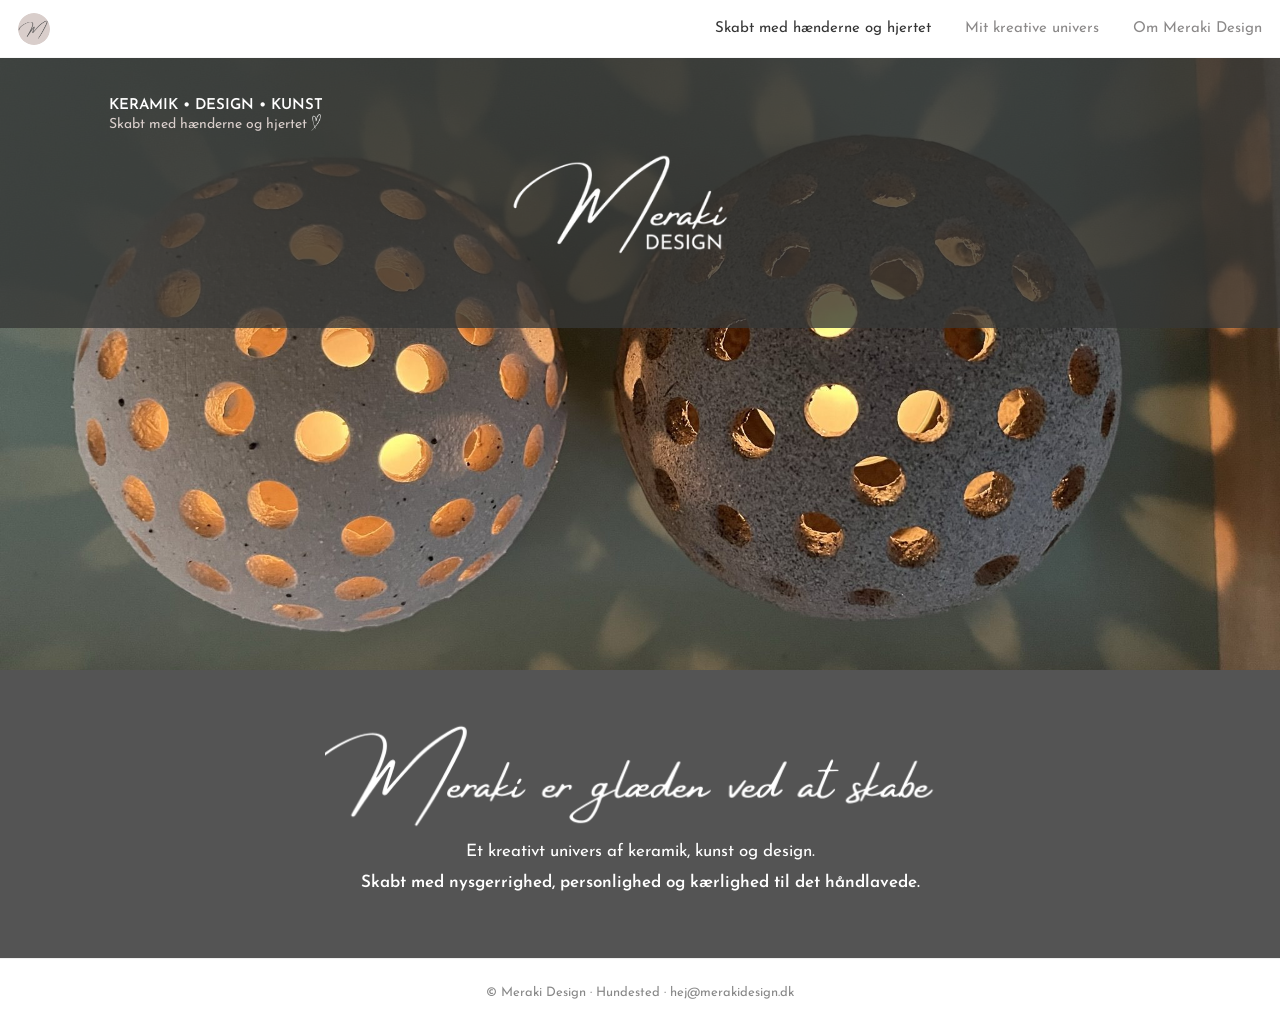
<file: index.html>
<!doctype html><html lang="da"><head><meta charset="utf-8"><meta name="viewport" content="width=device-width,initial-scale=1"><title>Meraki Design | Keramik, kunst &amp; design fra Hundested</title><meta name="description" content="Meraki Design er et kreativt univers med håndlavet keramik, kunst og design – skabt med hænderne og hjertet i Hundested."><link rel="canonical" href="https://merakidesign.dk/"><meta property="og:locale" content="da_DK"><meta property="og:type" content="website"><meta property="og:site_name" content="Meraki Design"><meta property="og:title" content="Meraki Design | Keramik, kunst &amp; design fra Hundested"><meta property="og:description" content="Meraki Design er et kreativt univers med håndlavet keramik, kunst og design – skabt med hænderne og hjertet i Hundested."><meta property="og:url" content="https://merakidesign.dk/"><meta property="og:image" content="https://merakidesign.dk/assets/og-meraki-design.jpg">
  <meta property="og:image:type" content="image/jpeg">
  <meta property="og:image:width" content="1200">
  <meta property="og:image:height" content="630"><meta name="twitter:card" content="summary_large_image"><meta name="twitter:title" content="Meraki Design | Keramik, kunst &amp; design fra Hundested"><meta name="twitter:description" content="Meraki Design er et kreativt univers med håndlavet keramik, kunst og design – skabt med hænderne og hjertet i Hundested."><meta name="twitter:image" content="https://merakidesign.dk/assets/og-meraki-design.jpg"><link rel="icon" type="image/png" href="assets/monogram.png"><link rel="apple-touch-icon" href="assets/monogram.png"><link rel="preconnect" href="https://fonts.googleapis.com"><link rel="preconnect" href="https://fonts.gstatic.com" crossorigin><link href="https://fonts.googleapis.com/css2?family=Josefin+Sans:wght@300;400;500;600;700&display=swap" rel="stylesheet"><link rel="stylesheet" href="styles.css"><script type="application/ld+json">{
  "@context":"https://schema.org",
  "@type":"Organization",
  "name":"Meraki Design",
  "url":"https://merakidesign.dk/",
  "email":"hej@merakidesign.dk",
  "logo":"https://merakidesign.dk/assets/logo-design-contact.png",
  "sameAs":["https://www.instagram.com/merakidesign_hundested/"],
  "address":{"@type":"PostalAddress","postalCode":"3390","addressLocality":"Hundested","addressCountry":"DK"}
}</script></head><body>
<header class="site-header"><a class="home-mark" href="index.html"><img src="assets/monogram.png" alt="Meraki Design"></a><button class="menu-btn" aria-label="Åbn menu">☰</button><nav class="nav"><a class="active" href="index.html">Skabt med hænderne og hjertet</a><a href="kreative-univers.html">Mit kreative univers</a><a href="om.html">Om Meraki Design</a></nav></header>
<main class="hero"><h1 class="sr-only">Meraki Design – keramik, kunst og design fra Hundested</h1><div class="hero-visual"><section class="hero-top"><div class="hero-kicker">KERAMIK • DESIGN • KUNST<small>Skabt med hænderne og <span class="heart-word">hjertet<img src="assets/heart-white.png" alt=""></span></small></div><img class="hero-brand" src="assets/logo-white.png" alt="Meraki Design"></section><div class="hero-photo" aria-hidden="true"></div></div><section class="hero-message"><img class="script-img" src="assets/title-joy.png" alt="Meraki er glæden ved at skabe"><p>Et kreativt univers af keramik, kunst og design.</p><p>Skabt med nysgerrighed, personlighed og kærlighed til det håndlavede.</p></section></main>
<footer class="site-footer">© Meraki Design · Hundested · <a class="footer-mail" href="mailto:hej@merakidesign.dk">hej@merakidesign.dk</a></footer><button class="to-top" aria-label="Til toppen">↑</button><script src="script.js"></script></body></html>
</file>
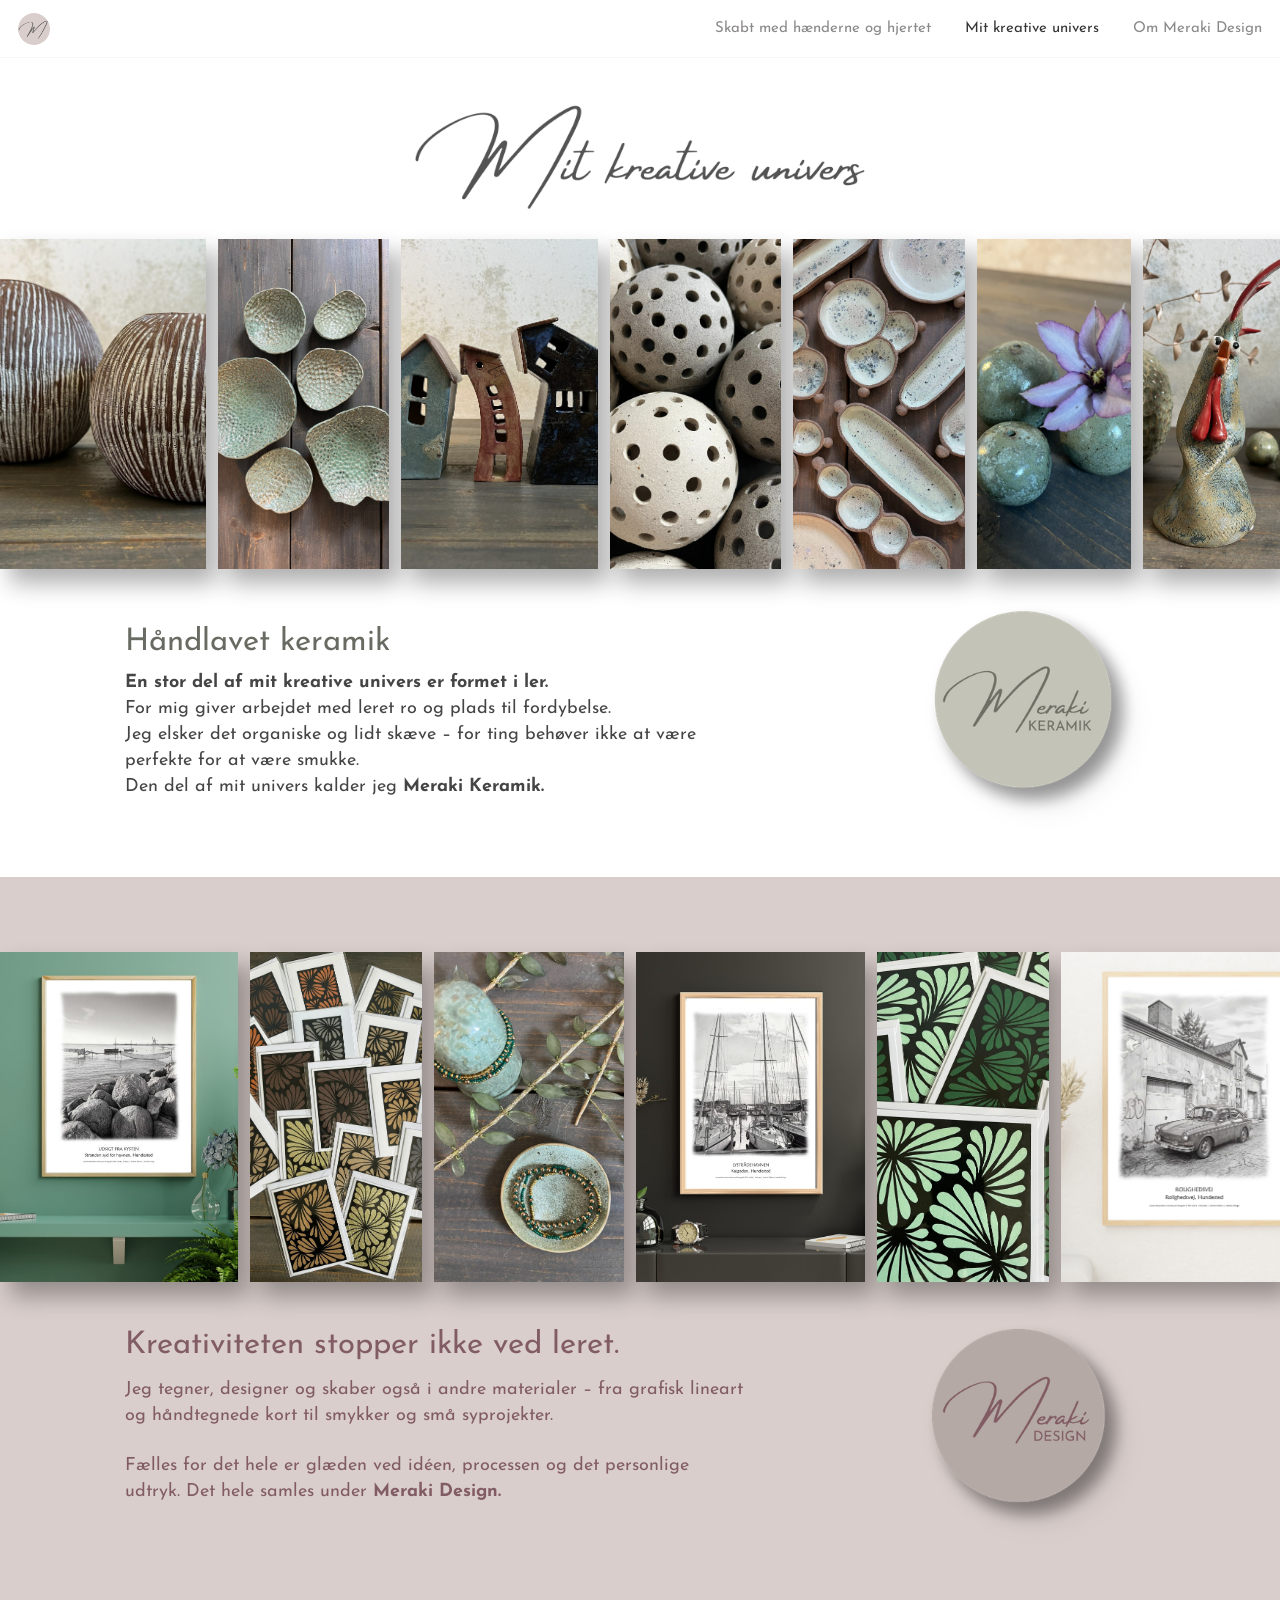
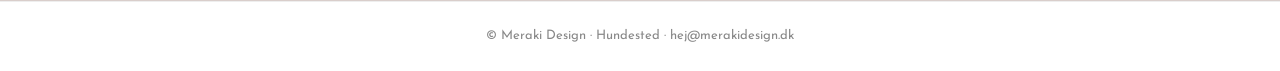
<file: kreative-univers.html>
<!doctype html><html lang="da"><head><meta charset="utf-8"><meta name="viewport" content="width=device-width,initial-scale=1"><title>Håndlavet keramik, kunst &amp; design | Meraki Design</title><meta name="description" content="Oplev Meraki Designs kreative univers med håndlavet keramik, lineart, håndtegnede kort, smykker og andre unikke design fra Hundested."><link rel="canonical" href="https://merakidesign.dk/kreative-univers.html"><meta property="og:locale" content="da_DK"><meta property="og:type" content="website"><meta property="og:site_name" content="Meraki Design"><meta property="og:title" content="Håndlavet keramik, kunst &amp; design | Meraki Design"><meta property="og:description" content="Oplev Meraki Designs kreative univers med håndlavet keramik, lineart, håndtegnede kort, smykker og andre unikke design fra Hundested."><meta property="og:url" content="https://merakidesign.dk/kreative-univers.html"><meta property="og:image" content="https://merakidesign.dk/assets/og-meraki-design.jpg">
  <meta property="og:image:type" content="image/jpeg">
  <meta property="og:image:width" content="1200">
  <meta property="og:image:height" content="630"><meta name="twitter:card" content="summary_large_image"><meta name="twitter:title" content="Håndlavet keramik, kunst &amp; design | Meraki Design"><meta name="twitter:description" content="Oplev Meraki Designs kreative univers med håndlavet keramik, lineart, håndtegnede kort, smykker og andre unikke design fra Hundested."><meta name="twitter:image" content="https://merakidesign.dk/assets/og-meraki-design.jpg"><link rel="icon" type="image/png" href="assets/monogram.png"><link rel="apple-touch-icon" href="assets/monogram.png"><link rel="preconnect" href="https://fonts.googleapis.com"><link rel="preconnect" href="https://fonts.gstatic.com" crossorigin><link href="https://fonts.googleapis.com/css2?family=Josefin+Sans:wght@300;400;500;600;700&display=swap" rel="stylesheet"><link rel="stylesheet" href="styles.css"></head><body>
<header class="site-header"><a class="home-mark" href="index.html"><img src="assets/monogram.png" alt="Meraki Design"></a><button class="menu-btn" aria-label="Åbn menu">☰</button><nav class="nav"><a href="index.html">Skabt med hænderne og hjertet</a><a class="active" href="kreative-univers.html">Mit kreative univers</a><a href="om.html">Om Meraki Design</a></nav></header>
<main><div class="page-title"><img src="assets/title-universe.png" alt="Mit kreative univers"></div><section class="gallery-strip ceramic-gallery"><img src="assets/striped-vases.jpg" alt="Håndlavede kuglevaser"><img src="assets/ceramic-bowls-green.jpg" alt="Organiske keramiske skåle"><img src="assets/ceramic-houses.jpg" alt="Skæve keramikhuse"><img src="assets/light-balls.jpg" alt="Keramiske lyskugler"><img src="assets/ceramic-trays-light.jpg" alt="Håndlavede keramiske fade"><img src="assets/ceramic-flower-vases.jpg" alt="Små keramiske vaser"><img src="assets/chicken.jpg" alt="Krølhøne i keramik"></section><section class="creative-copy"><div><h1>Håndlavet keramik</h1><p><strong>En stor del af mit kreative univers er formet i ler.</strong><br>For mig giver arbejdet med leret ro og plads til fordybelse.<br>Jeg elsker det organiske og lidt skæve – for ting behøver ikke at være perfekte for at være smukke.<br>Den del af mit univers kalder jeg <strong>Meraki Keramik.</strong></p></div><img class="round-logo" src="assets/logo-keramik-round.png" alt="Meraki Keramik"></section>
<section class="design-section"><div class="gallery-strip design-gallery"><img src="assets/lineart-green.jpg" alt="Lineart fra Halsnæs"><img src="assets/cards.jpg" alt="Håndtegnede kort"><img src="assets/jewelry.jpg" alt="Armbånd i smykkeskål"><img src="assets/lineart-dark.jpg" alt="Lineart i ramme"><img src="assets/green-cards.jpg" alt="Håndtegnede kort"><img src="assets/lineart-rolighedsvej.png" alt="Lineart-plakat fra Rolighedsvej i Hundested"></div><div class="design-copy"><div><h2>Kreativiteten stopper ikke ved leret.</h2><p>Jeg tegner, designer og skaber også i andre materialer – fra grafisk lineart og håndtegnede kort til smykker og små syprojekter.</p><p>Fælles for det hele er glæden ved idéen, processen og det personlige udtryk. Det hele samles under <strong>Meraki Design.</strong></p></div><img class="round-logo" src="assets/logo-design-round.png" alt="Meraki Design"></div></section></main>
<footer class="site-footer">© Meraki Design · Hundested · <a class="footer-mail" href="mailto:hej@merakidesign.dk">hej@merakidesign.dk</a></footer><button class="to-top" aria-label="Til toppen">↑</button><script src="script.js"></script></body></html>
</file>
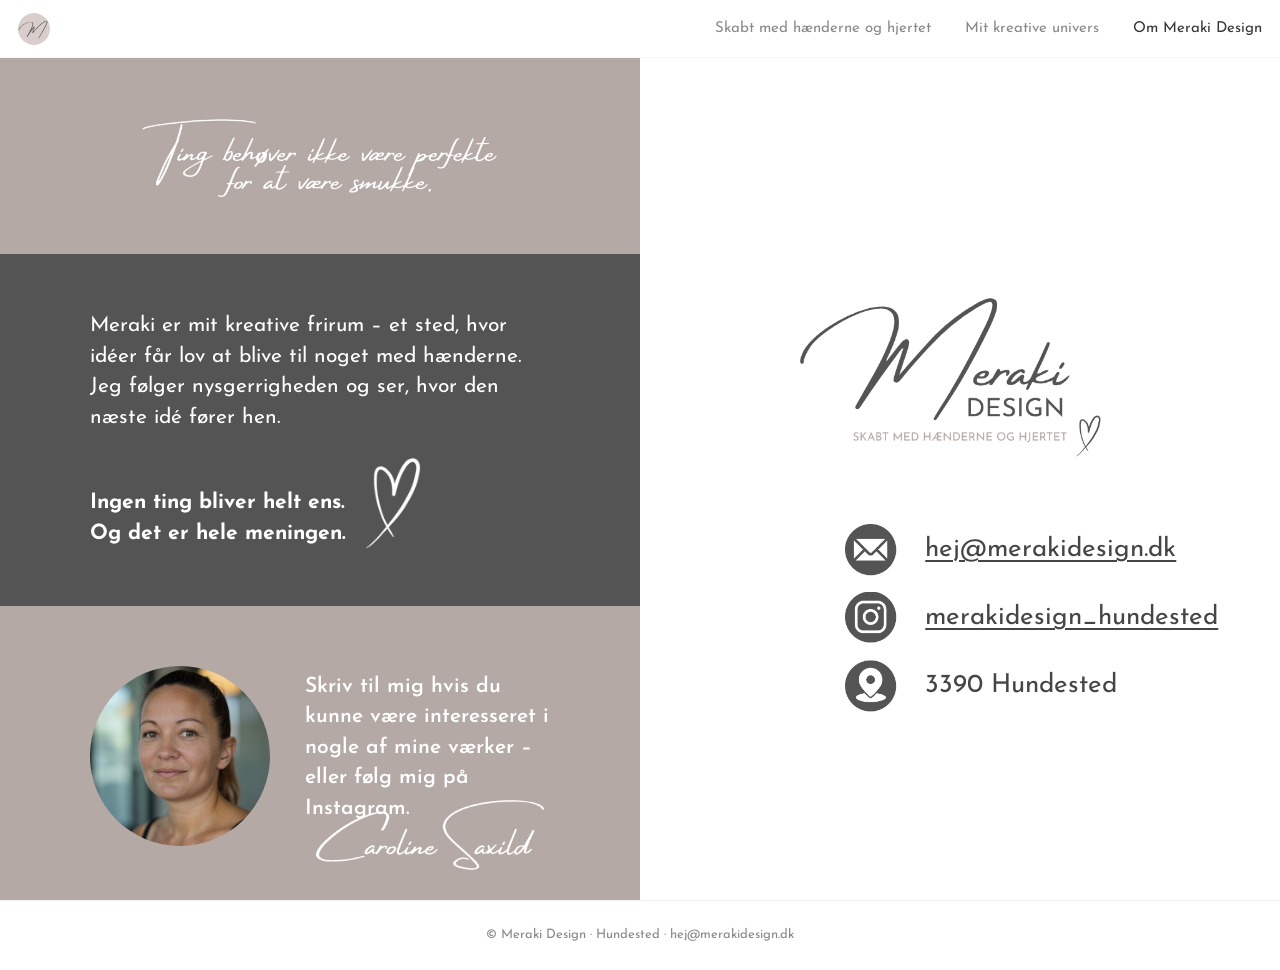
<file: om.html>
<!doctype html><html lang="da"><head><meta charset="utf-8"><meta name="viewport" content="width=device-width,initial-scale=1"><title>Om Meraki Design | Caroline Saxild, Hundested</title><meta name="description" content="Mød Caroline Saxild bag Meraki Design – et kreativt univers i Hundested, hvor idéer bliver til håndlavet keramik, kunst og personligt design."><link rel="canonical" href="https://merakidesign.dk/om.html"><meta property="og:locale" content="da_DK"><meta property="og:type" content="website"><meta property="og:site_name" content="Meraki Design"><meta property="og:title" content="Om Meraki Design | Caroline Saxild, Hundested"><meta property="og:description" content="Mød Caroline Saxild bag Meraki Design – et kreativt univers i Hundested, hvor idéer bliver til håndlavet keramik, kunst og personligt design."><meta property="og:url" content="https://merakidesign.dk/om.html"><meta property="og:image" content="https://merakidesign.dk/assets/og-meraki-design.jpg">
  <meta property="og:image:type" content="image/jpeg">
  <meta property="og:image:width" content="1200">
  <meta property="og:image:height" content="630"><meta name="twitter:card" content="summary_large_image"><meta name="twitter:title" content="Om Meraki Design | Caroline Saxild, Hundested"><meta name="twitter:description" content="Mød Caroline Saxild bag Meraki Design – et kreativt univers i Hundested, hvor idéer bliver til håndlavet keramik, kunst og personligt design."><meta name="twitter:image" content="https://merakidesign.dk/assets/og-meraki-design.jpg"><link rel="icon" type="image/png" href="assets/monogram.png"><link rel="apple-touch-icon" href="assets/monogram.png"><link rel="preconnect" href="https://fonts.googleapis.com"><link rel="preconnect" href="https://fonts.gstatic.com" crossorigin><link href="https://fonts.googleapis.com/css2?family=Josefin+Sans:wght@300;400;500;600;700&display=swap" rel="stylesheet"><link rel="stylesheet" href="styles.css"></head><body>
<header class="site-header"><a class="home-mark" href="index.html"><img src="assets/monogram.png" alt="Meraki Design"></a><button class="menu-btn" aria-label="Åbn menu">☰</button><nav class="nav"><a href="index.html">Skabt med hænderne og hjertet</a><a href="kreative-univers.html">Mit kreative univers</a><a class="active" href="om.html">Om Meraki Design</a></nav></header>
<main class="about-wrap"><h1 class="sr-only">Om Meraki Design og Caroline Saxild</h1><section class="about-card"><div class="about-left"><div class="quote"><img src="assets/title-imperfect.png" alt="Ting behøver ikke være perfekte for at være smukke"></div><div class="bio"><p>Meraki er mit kreative frirum – et sted, hvor idéer får lov at blive til noget med hænderne.<br>Jeg følger nysgerrigheden og ser, hvor den næste idé fører hen.</p><div class="last"><strong>Ingen ting bliver helt ens.<br>Og det er hele meningen.</strong><img src="assets/heart-white.png" alt=""></div></div><div class="portrait-row"><img class="portrait" src="assets/caroline.jpg" alt="Caroline Saxild"><div><div class="portrait-text">Skriv til mig hvis du kunne være interesseret i nogle af mine værker – eller følg mig på Instagram.</div><img class="signature" src="assets/signature.png" alt="Caroline Saxild"></div></div></div><div class="about-right"><img class="about-logo" src="assets/logo-design-contact.png" alt="Meraki Design – Skabt med hænderne og hjertet"><div class="contact-list"><span class="contact-icon contact-mail" aria-hidden="true"></span><a href="mailto:hej@merakidesign.dk">hej@merakidesign.dk</a><span class="contact-icon contact-instagram" aria-hidden="true"></span><a href="https://www.instagram.com/merakidesign_hundested/" target="_blank" rel="noopener">merakidesign_hundested</a><span class="contact-icon contact-location" aria-hidden="true"></span><span>3390 Hundested</span></div></div></section></main>
<footer class="site-footer">© Meraki Design · Hundested · <a class="footer-mail" href="mailto:hej@merakidesign.dk">hej@merakidesign.dk</a></footer><button class="to-top" aria-label="Til toppen">↑</button><script src="script.js"></script></body></html>
</file>
<file: styles.css>
:root{--rose:#d9cecb;--taupe:#b4a9a5;--berry:#825c64;--gray:#737373;--charcoal:#545454;--ink:#454545;--cream:#f8f7f5;--sage:#c7c7bc}
*{box-sizing:border-box}html{scroll-behavior:smooth}body{margin:0;font-family:'Josefin Sans',Arial,sans-serif;color:var(--ink);background:#fff;font-size:18px;line-height:1.45}img{max-width:100%;display:block}a{color:inherit}.site-header{height:58px;background:#fff;display:flex;align-items:center;justify-content:space-between;padding:0 18px;position:sticky;top:0;z-index:20;border-bottom:1px solid rgba(0,0,0,.03)}.home-mark img{width:32px;height:32px;border-radius:50%}.nav{display:flex;gap:34px;align-items:center}.nav a{text-decoration:none;color:#8b8989;font-size:15px}.nav a.active,.nav a:hover{color:#353535}.menu-btn{display:none;border:0;background:none;font-size:30px;color:#666;cursor:pointer}.hero{min-height:calc(100vh - 58px);background:var(--charcoal);position:relative;overflow:hidden}.hero-visual{height:68vh;min-height:465px;background:url('assets/hero.jpg') center 45%/cover no-repeat}.hero-top{height:30vh;min-height:205px;background:rgba(54,56,54,.78);position:relative}.hero-brand{position:absolute;left:50%;top:50%;transform:translate(-50%,-43%);width:min(315px,38vw)}.hero-kicker{position:absolute;left:8.5%;top:38px;color:#fff;font-size:15px;font-weight:600;line-height:1.35}.hero-kicker small{display:block;font-size:14px;font-weight:400;color:var(--rose)}.heart-word{display:inline-flex;align-items:flex-start;white-space:nowrap}.hero-kicker .heart-word img{width:10px;height:auto;margin:0 0 0 4px;transform:translateY(-2px)}.hero-photo{height:38vh;min-height:260px;background:transparent}.hero-message{min-height:32vh;background:var(--charcoal);display:flex;flex-direction:column;align-items:center;justify-content:center;text-align:center;padding:38px 20px 55px;color:#fff}.hero-message .script-img{width:min(630px,72vw);margin-bottom:2px}.hero-message p{margin:3px 0;font-size:17px}.hero-message p:last-child{font-weight:600}.page-title{padding:42px 20px 22px;display:flex;justify-content:center}.page-title img{width:min(500px,80vw)}.gallery-strip{display:grid;grid-template-columns:2.2fr 1fr 1.25fr 1.2fr .9fr;gap:14px;width:100%;max-width:none;margin:0;padding:0}.gallery-strip img{width:100%;height:315px;object-fit:cover;box-shadow:8px 12px 18px rgba(0,0,0,.28)}.creative-copy{max-width:1170px;margin:30px auto 55px;display:grid;grid-template-columns:1fr 260px;gap:70px;align-items:center;padding:0 70px}.creative-copy h1{font-size:31px;font-weight:400;margin:0 0 4px;color:#686b61}.creative-copy p{max-width:610px;margin:0;font-size:18px}.round-logo{width:220px;justify-self:end;filter:drop-shadow(9px 12px 9px rgba(0,0,0,.18))}.design-section{background:var(--rose);padding:75px 0 65px}.design-section .gallery-strip{grid-template-columns:2.2fr 1fr 1.25fr 1.2fr .9fr}.design-copy{max-width:1170px;margin:35px auto 0;display:grid;grid-template-columns:1fr 260px;gap:70px;align-items:center;padding:0 70px;color:var(--berry)}.design-copy h2{font-size:31px;font-weight:400;margin:0 0 8px}.design-copy p{max-width:620px;margin:0 0 24px}.about-wrap{background:var(--rose);min-height:calc(100vh - 58px);padding:0 20px 60px}.about-card{max-width:1540px;margin:0 auto;display:grid;grid-template-columns:1.08fr .92fr;background:#fff}.about-left{background:var(--taupe);display:grid;grid-template-rows:auto auto auto}.quote{padding:42px 60px 28px;text-align:center}.quote img{max-width:520px;margin:auto}.bio{background:var(--charcoal);color:#fff;padding:28px 80px 24px;font-size:21px}.bio p{margin:0 0 24px}.bio .last{display:flex;align-items:flex-end;gap:20px}.bio .last img{width:55px}.portrait-row{display:grid;grid-template-columns:190px 1fr;gap:25px;align-items:center;padding:28px 70px 22px;color:#fff}.portrait-row .portrait{width:180px;height:180px;object-fit:cover;border-radius:50%}.portrait-text{font-size:21px;font-weight:600}.signature{width:240px;margin:10px 0 0 auto}.about-right{padding:80px 90px 70px;display:flex;flex-direction:column;justify-content:center}.about-logo{width:min(560px,100%);margin:0 auto 70px}.contact-list{display:grid;grid-template-columns:58px 1fr;gap:16px 22px;align-items:center;font-size:26px}.contact-icon{display:block;width:52px;height:52px;background-image:url("assets/contact-icons.png");background-repeat:no-repeat;background-size:52px auto}.contact-mail{background-position:center top}.contact-instagram{background-position:center -59px}.contact-location{background-position:center bottom}.contact-list a{text-decoration:underline;text-underline-offset:4px}.site-footer{background:#fff;border-top:1px solid #eee;padding:25px 30px;text-align:center;color:#888;font-size:13px}.to-top{position:fixed;right:22px;bottom:22px;width:44px;height:44px;border-radius:50%;border:0;background:rgba(84,84,84,.9);color:#fff;font-size:24px;cursor:pointer;opacity:0;pointer-events:none;transition:.2s;z-index:30}.to-top.show{opacity:1;pointer-events:auto}
@media(max-width:800px){body{font-size:16px}.site-header{height:58px}.menu-btn{display:block}.nav{display:none;position:absolute;top:58px;left:0;right:0;background:#fff;flex-direction:column;align-items:flex-start;gap:0;padding:8px 18px 16px;box-shadow:0 8px 15px rgba(0,0,0,.08)}.nav.open{display:flex}.nav a{padding:10px 0;width:100%;font-size:16px}.hero{min-height:auto}.hero-visual{height:435px;min-height:0;background-position:center}.hero-top{height:175px;min-height:0}.hero-kicker{left:26px;top:25px;font-size:11px}.hero-kicker small{font-size:10px}.hero-brand{width:160px;top:63%}.hero-photo{height:260px;min-height:0}.hero-message{min-height:240px;padding:34px 18px 45px;overflow:hidden}.hero-message .script-img{width:min(92vw,430px);max-width:100%;height:auto}.hero-message p{font-size:16px;max-width:320px}.page-title{padding:30px 15px 20px}.page-title img{width:340px}.gallery-strip,.design-section .gallery-strip{display:flex;gap:9px;overflow-x:auto;padding:0 16px 16px;scroll-snap-type:x mandatory}.gallery-strip img{flex:0 0 72vw;height:300px;scroll-snap-align:center}.creative-copy,.design-copy{grid-template-columns:1fr;gap:25px;padding:0 25px;margin-top:20px}.creative-copy{margin-bottom:42px}.round-logo{width:145px;justify-self:center}.design-section{padding:42px 0}.creative-copy h1,.design-copy h2{font-size:27px}.about-wrap{padding:0}.about-card{display:block}.quote{padding:30px 25px 20px}.bio{padding:28px 28px;font-size:17px}.portrait-row{grid-template-columns:120px 1fr;padding:25px;gap:18px}.portrait-row .portrait{width:115px;height:115px}.portrait-text{font-size:16px}.signature{width:160px}.about-right{padding:50px 30px}.about-logo{margin-bottom:45px}.contact-list{font-size:18px;grid-template-columns:42px 1fr;gap:14px}.contact-icon{width:40px;height:40px}.site-footer{padding-bottom:70px}}

/* v05 – desktop galleries */
@media(min-width:801px){
  .gallery-strip{gap:12px;overflow:visible}
  .gallery-strip img{height:330px;box-shadow:10px 14px 22px rgba(0,0,0,.32)}
  .ceramic-gallery{grid-template-columns:1.2fr 1fr 1.15fr 1fr 1fr .9fr .8fr}
  .design-section .design-gallery{grid-template-columns:1.25fr .9fr 1fr 1.2fr .9fr 1.15fr}
  .ceramic-gallery img:nth-child(1){object-position:center 56%}
  .ceramic-gallery img:nth-child(2){object-position:center 58%}
  .ceramic-gallery img:nth-child(3){object-position:center 57%}
  .ceramic-gallery img:nth-child(4){object-position:center 55%}
  .ceramic-gallery img:nth-child(5){object-position:center 52%}
  .ceramic-gallery img:nth-child(6){object-position:center 54%}
  .ceramic-gallery img:nth-child(7){object-position:center 48%}
  .design-gallery img:nth-child(1){object-position:center 50%}
  .design-gallery img:nth-child(2){object-position:center 50%}
  .design-gallery img:nth-child(3){object-position:center 58%}
  .design-gallery img:nth-child(4){object-position:center 48%}
  .design-gallery img:nth-child(5){object-position:center 50%}
  .design-gallery img:nth-child(6){object-position:center 48%}
  .round-logo{width:250px}
}

/* v08 – desktop: Om Meraki Design fylder hele siden */
@media (min-width:801px){
  .about-wrap{background:#fff;min-height:calc(100vh - 58px);padding:0;}
  .about-card{width:100%;max-width:none;min-height:calc(100vh - 58px);margin:0;grid-template-columns:1fr 1fr;}
  .about-left{min-height:calc(100vh - 58px);}
  .about-right{min-height:calc(100vh - 58px);padding:60px clamp(70px,7vw,145px);}
  .quote{padding-left:clamp(70px,7vw,145px);padding-right:clamp(70px,7vw,145px);}
  .bio{padding-left:clamp(70px,7vw,145px);padding-right:clamp(70px,7vw,145px);}
  .portrait-row{padding-left:clamp(70px,7vw,145px);padding-right:clamp(70px,7vw,145px);}
}

/* v09 – desktop finjustering af Om Meraki Design */
@media (min-width:801px){
  /* Giv overskriftsgrafikken mere tyngde, så den ikke svæver i feltet */
  .quote{display:flex;align-items:center;justify-content:center;padding-top:30px;padding-bottom:24px;}
  .quote img{width:min(610px,82%);max-width:none;}

  /* Centrér tekstblokken lodret i det mørke felt, men behold venstrestillet tekst */
  .bio{display:flex;flex-direction:column;justify-content:center;padding-top:30px;padding-bottom:30px;}

  /* Teksten starter en anelse under fotoets overkant; signaturen beholder sin placering */
  .portrait-row{align-items:center;}
  .portrait-row>div{align-self:stretch;display:flex;flex-direction:column;justify-content:center;}
  .portrait-text{transform:translateY(8px);}
  .signature{margin-top:auto;margin-bottom:0;}

  /* Udnyt højresiden bedre og lad kontaktblokken flugte med logoets venstre kant */
  .about-right{align-items:center;padding-left:clamp(55px,5.5vw,110px);padding-right:clamp(55px,5.5vw,110px);}
  .about-logo{width:min(650px,92%);margin:0 auto 58px;}
  .contact-list{width:min(650px,92%);margin:0 auto;grid-template-columns:58px 1fr;}
}

/* v10 – desktop: portrættekst og kontaktblok */
@media (min-width:801px){
  /* Teksten skal stå ud for fotoet og begynde en anelse under fotoets overkant. */
  .portrait-row>div{position:relative;align-self:stretch;display:block;padding-top:10px;}
  .portrait-text{transform:none;}
  /* Signaturen bliver liggende nederst til højre i feltet. */
  .signature{position:absolute;right:0;bottom:0;margin:0;width:240px;}

  /* Kontaktoplysningerne samles direkte under logoets visuelle bredde. */
  .contact-list{width:min(500px,74%);margin:0 auto;grid-template-columns:58px 1fr;}
}

/* v11 – desktop: præcis placering af portrættekst og kontaktoplysninger */
@media (min-width:801px){
  /* Teksten skal reelt stå ud for portrættet – ikke oppe ved rækkens overkant. */
  .portrait-row>div{padding-top:38px;}

  /* Kontaktblokken flyttes mod højre, så den ligger visuelt under logoet. */
  .contact-list{
    width:min(500px,74%);
    margin-left:auto;
    margin-right:auto;
    transform:translateX(70px);
  }
}

/* v15 – mobil: kortere hero med reel beskæring af fotoet
   Fotoet beholder samme skala som før, mens selve billedfeltet bliver lavere.
   Dermed beskæres top/bund i stedet for at hele fotoet blot skaleres ned. */
@media (max-width:800px){
  .hero-visual{
    height:285px;
    min-height:0;
    background-size:auto 355px;
    background-position:center 58%;
    background-repeat:no-repeat;
  }

  .hero-top{
    height:175px;
    min-height:0;
  }

  .hero-photo{
    height:110px;
    min-height:0;
  }
}

/* v16 – mobil: samme højde som v15, kun fotoet flyttes ned */
@media (max-width:800px){
  .hero-visual{
    background-position:center calc(58% + 42px);
  }
}

/* v17 – mobil: Meraki Design-logo en anelse større */
@media (max-width:800px){
  .hero-brand{
    width:185px;
  }
}

/* v18 – mobil: swipe-gallerier og større runde Meraki-labels */
@media (max-width:800px){
  .gallery-strip,
  .design-section .gallery-strip{
    display:flex;
    grid-template-columns:none;
    gap:12px;
    overflow-x:auto;
    overflow-y:hidden;
    padding:0 25px 20px;
    scroll-snap-type:x mandatory;
    scroll-padding-left:25px;
    -webkit-overflow-scrolling:touch;
  }

  .gallery-strip img{
    flex:0 0 84vw;
    width:84vw;
    height:300px;
    object-fit:cover;
    scroll-snap-align:start;
  }

  .round-logo{
    width:185px;
    max-width:185px;
    justify-self:center;
  }
}

/* v19 – mobil: Om Meraki Design */
@media (max-width:800px){

  /* Sørg for at siden aldrig bliver bredere end mobilen */
  html, body{
    max-width:100%;
    overflow-x:hidden;
  }

  /* Citatgrafikken skal kunne ses i sin helhed */
  .quote{
    padding:30px 24px 24px;
    overflow:hidden;
  }
  .quote img{
    width:100%;
    max-width:520px;
    height:auto;
    margin:0 auto;
  }

  /* Det mørke tekstfelt får reel mobilbredde */
  .bio{
    width:100%;
    padding:32px 28px 30px;
    font-size:17px;
    overflow:hidden;
  }
  .bio p{
    max-width:100%;
  }
  .bio .last{
    display:flex;
    align-items:flex-end;
    gap:18px;
  }
  .bio .last img{
    flex:0 0 auto;
    width:52px;
  }

  /* Portræt og tekst stables på mobil */
  .portrait-row{
    display:flex;
    flex-direction:column;
    align-items:center;
    gap:22px;
    width:100%;
    padding:32px 28px 34px;
    text-align:center;
  }
  .portrait-row .portrait{
    width:155px;
    height:155px;
    flex:0 0 auto;
  }
  .portrait-row > div{
    width:100%;
    max-width:430px;
  }
  .portrait-text{
    width:100%;
    font-size:17px;
  }
  .signature{
    width:175px;
    max-width:55vw;
    margin:18px 0 0 auto;
  }

  /* Kontaktsektionen: behold udtrykket, men fjern unødigt meget luft */
  .about-right{
    width:100%;
    padding:42px 30px 48px;
  }
  .about-logo{
    width:min(500px,92%);
    margin:0 auto 38px;
  }
  .contact-list{
    width:100%;
    max-width:520px;
    margin:0 auto;
  }
}

/* v20 – mobil: centreret signatur og større logo i kontaktfeltet */
@media (max-width:800px){
  .signature{
    width:175px;
    max-width:55vw;
    margin:18px auto 0;
  }

  .about-logo{
    width:min(560px,100%);
    max-width:100%;
    margin:0 auto 38px;
  }
}

/* v21 – mobil: kontaktlogo markant større */
@media (max-width:800px){
  .about-logo{
    width:125%;
    max-width:none;
    align-self:center;
    margin:0 auto 38px;
    transform:translateX(-10%);
  }
}

/* v22 – mobil: kontaktikoner skaleres korrekt fra sprite */
@media (max-width:800px){
  .contact-icon{
    width:40px;
    height:40px;
    background-size:40px auto;
  }

  .contact-mail{
    background-position:center top;
  }

  .contact-instagram{
    background-position:center -45px;
  }

  .contact-location{
    background-position:center bottom;
  }
}

/* Klikbar mailadresse i footer */
.footer-mail,
.footer-mail:visited {
  color: inherit;
  text-decoration: none;
}
.footer-mail:hover,
.footer-mail:focus {
  text-decoration: underline;
}


/* SEO-overskrifter: tilgængelige for søgemaskiner/skærmlæsere, men ikke visuelt synlige */
.sr-only {
  position: absolute !important;
  width: 1px !important;
  height: 1px !important;
  padding: 0 !important;
  margin: -1px !important;
  overflow: hidden !important;
  clip: rect(0, 0, 0, 0) !important;
  white-space: nowrap !important;
  border: 0 !important;
}
</file>
